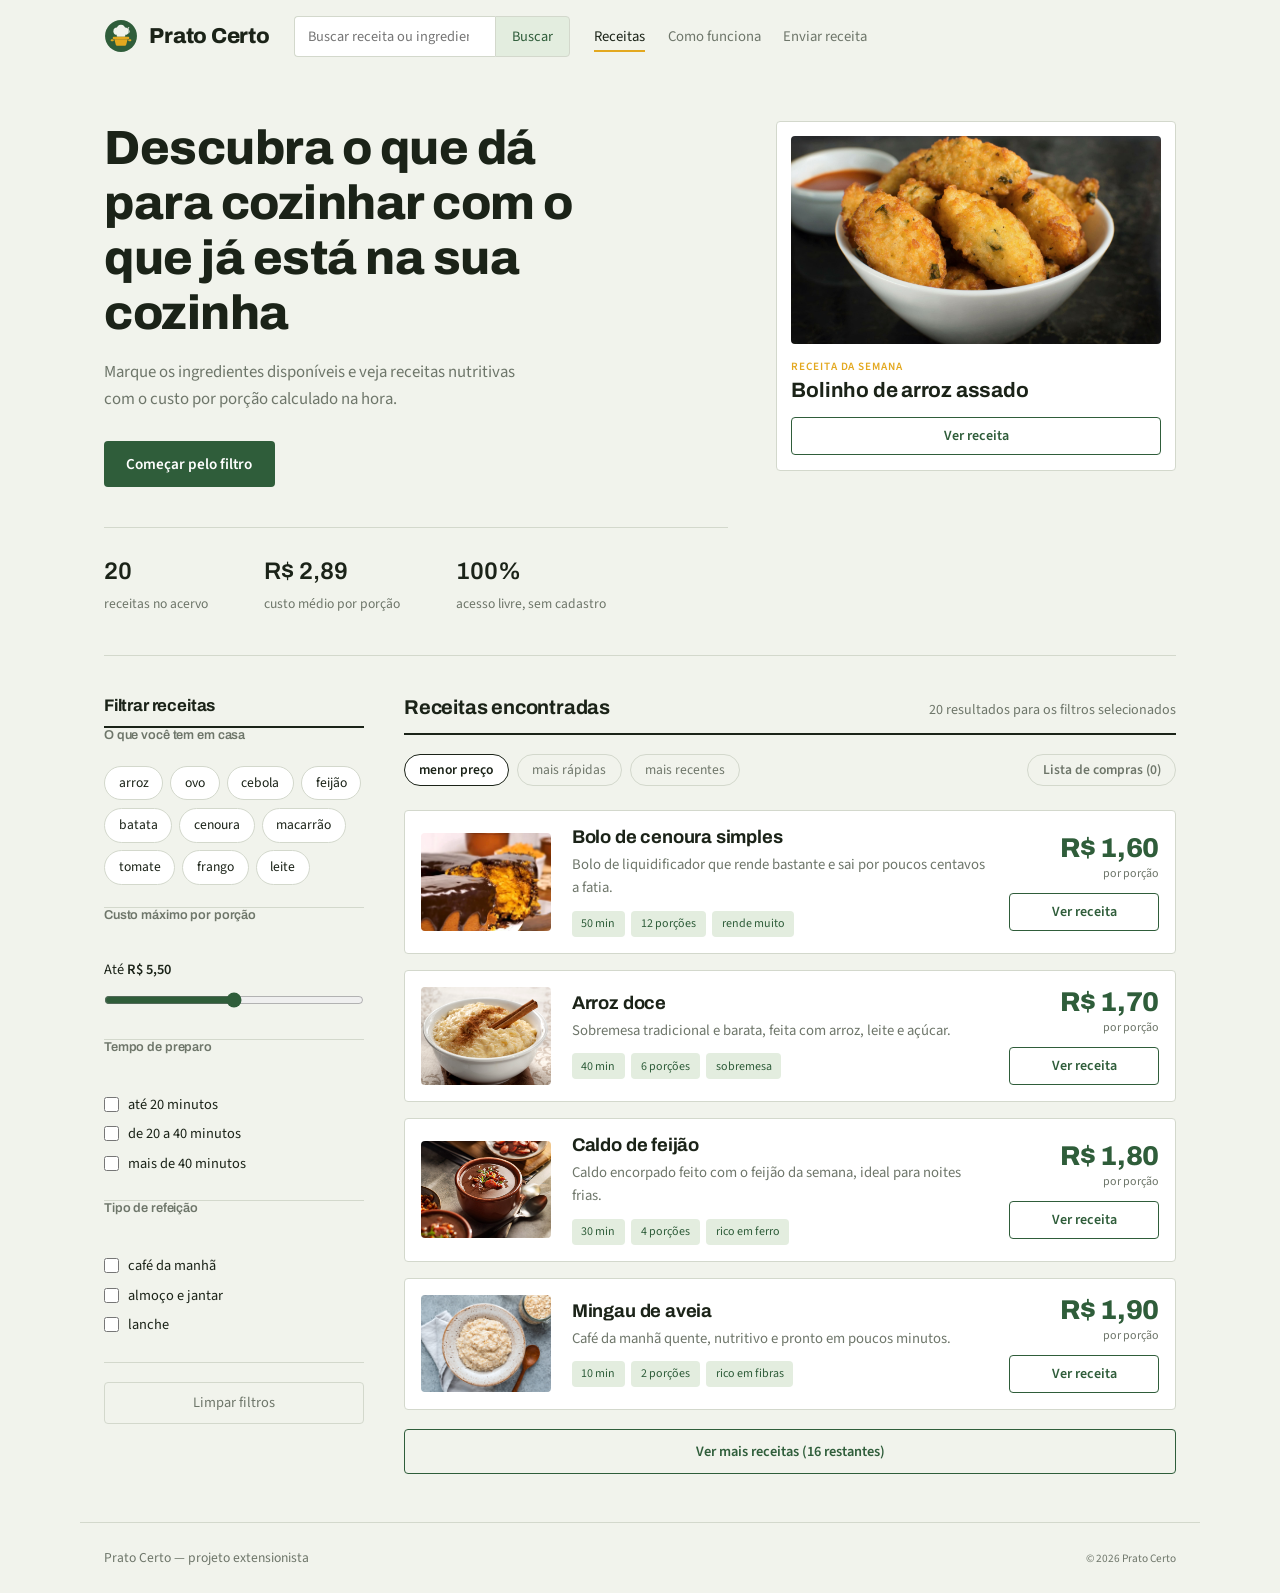
<file: index.html>
<!DOCTYPE html>
<html lang="pt-BR">

<head>
    <meta charset="UTF-8">
    <meta name="viewport" content="width=device-width, initial-scale=1.0">
    <meta name="description" content="Receitas nutritivas e de baixo custo a partir dos ingredientes que você já tem em casa.">
    <meta name="author" content="Prato Certo">
    <title>Prato Certo — receitas baratas com o que você tem em casa</title>
    <link rel="stylesheet" href="css/style.css">
</head>

<body>

    <!-- ==================== CABEÇALHO ==================== -->
    <header id="topo">
        <a href="index.html" id="marca">
            <img src="imagens/logo.svg" alt="Logotipo do Prato Certo">
            <h1>Prato Certo</h1>
        </a>

        <search>
            <form id="busca-topo" role="search">
                <label for="campo-busca">Buscar</label>
                <input type="search" id="campo-busca" name="busca" placeholder="Buscar receita ou ingrediente">
                <button type="submit">Buscar</button>
            </form>
        </search>

        <nav id="menu-principal" aria-label="Menu principal">
            <ul>
                <li><a href="index.html" aria-current="page">Receitas</a></li>
                <li><a href="sobre.html#como-funciona">Como funciona</a></li>
                <li><a href="enviar.html">Enviar receita</a></li>
            </ul>
        </nav>
    </header>

    <main>

        <!-- ---------- Apresentação ---------- -->
        <section id="apresentacao">
            <h2>Descubra o que dá para cozinhar com o que já está na sua cozinha</h2>
            <p>
                Marque os ingredientes disponíveis e veja receitas nutritivas com o custo
                por porção calculado na hora.
            </p>
            <a href="#filtros" class="botao">Começar pelo filtro</a>

            <dl id="numeros">
                <dt>receitas no acervo</dt>
                <dd>20</dd>

                <dt>custo médio por porção</dt>
                <dd>R$ 2,89</dd>

                <dt>acesso livre, sem cadastro</dt>
                <dd>100%</dd>
            </dl>

            <article id="destaque">
                <figure>
                    <img src="imagens/bolinho-de-arroz.jpg" alt="Bolinhos de arroz assados em uma assadeira">
                </figure>
                <p class="etiqueta">Receita da semana</p>
                <h3>Bolinho de arroz assado</h3>
                <button type="button" class="abrir-receita" data-receita="2"
                        command="show-modal" commandfor="painel-receita">Ver receita</button>
            </article>
        </section>

        <!-- ---------- Busca de receitas ---------- -->
        <section id="area-receitas">

            <!-- Filtros -->
            <aside id="filtros" aria-label="Filtros de busca">
                <h2>Filtrar receitas</h2>

                <form id="form-filtros">

                    <fieldset id="grupo-ingredientes">
                        <legend>O que você tem em casa</legend>
                        <p>
                            <input type="checkbox" id="ing-arroz" name="ingrediente" value="arroz">
                            <label for="ing-arroz">arroz</label>
                        </p>
                        <p>
                            <input type="checkbox" id="ing-ovo" name="ingrediente" value="ovo">
                            <label for="ing-ovo">ovo</label>
                        </p>
                        <p>
                            <input type="checkbox" id="ing-cebola" name="ingrediente" value="cebola">
                            <label for="ing-cebola">cebola</label>
                        </p>
                        <p>
                            <input type="checkbox" id="ing-feijao" name="ingrediente" value="feijao">
                            <label for="ing-feijao">feijão</label>
                        </p>
                        <p>
                            <input type="checkbox" id="ing-batata" name="ingrediente" value="batata">
                            <label for="ing-batata">batata</label>
                        </p>
                        <p>
                            <input type="checkbox" id="ing-cenoura" name="ingrediente" value="cenoura">
                            <label for="ing-cenoura">cenoura</label>
                        </p>
                        <p>
                            <input type="checkbox" id="ing-macarrao" name="ingrediente" value="macarrao">
                            <label for="ing-macarrao">macarrão</label>
                        </p>
                        <p>
                            <input type="checkbox" id="ing-tomate" name="ingrediente" value="tomate">
                            <label for="ing-tomate">tomate</label>
                        </p>
                        <p>
                            <input type="checkbox" id="ing-frango" name="ingrediente" value="frango">
                            <label for="ing-frango">frango</label>
                        </p>
                        <p>
                            <input type="checkbox" id="ing-leite" name="ingrediente" value="leite">
                            <label for="ing-leite">leite</label>
                        </p>
                    </fieldset>

                    <fieldset id="grupo-custo">
                        <legend>Custo máximo por porção</legend>
                        <label for="custo-maximo">
                            Até <output id="valor-custo" for="custo-maximo">R$ 5,50</output>
                        </label>
                        <input type="range" id="custo-maximo" name="custo" min="1" max="10" step="0.5" value="5.5">
                    </fieldset>

                    <fieldset id="grupo-tempo">
                        <legend>Tempo de preparo</legend>
                        <p>
                            <input type="checkbox" id="tempo-curto" name="tempo" value="20">
                            <label for="tempo-curto">até 20 minutos</label>
                        </p>
                        <p>
                            <input type="checkbox" id="tempo-medio" name="tempo" value="40">
                            <label for="tempo-medio">de 20 a 40 minutos</label>
                        </p>
                        <p>
                            <input type="checkbox" id="tempo-longo" name="tempo" value="41">
                            <label for="tempo-longo">mais de 40 minutos</label>
                        </p>
                    </fieldset>

                    <fieldset id="grupo-refeicao">
                        <legend>Tipo de refeição</legend>
                        <p>
                            <input type="checkbox" id="ref-cafe" name="refeicao" value="cafe">
                            <label for="ref-cafe">café da manhã</label>
                        </p>
                        <p>
                            <input type="checkbox" id="ref-almoco" name="refeicao" value="almoco">
                            <label for="ref-almoco">almoço e jantar</label>
                        </p>
                        <p>
                            <input type="checkbox" id="ref-lanche" name="refeicao" value="lanche">
                            <label for="ref-lanche">lanche</label>
                        </p>
                    </fieldset>

                    <button type="reset" id="limpar-filtros">Limpar filtros</button>

                </form>
            </aside>

            <!-- Resultados -->
            <section id="receitas" aria-label="Resultados da busca">

                <header id="cabecalho-resultados">
                    <h2>Receitas encontradas</h2>
                    <p><output id="contador-resultados">0</output> resultados para os filtros selecionados</p>
                </header>

                <menu id="ordenacao">
                    <li><button type="button" data-ordem="preco" aria-pressed="true">menor preço</button></li>
                    <li><button type="button" data-ordem="tempo" aria-pressed="false">mais rápidas</button></li>
                    <li><button type="button" data-ordem="recentes" aria-pressed="false">mais recentes</button></li>
                    <li id="item-compras">
                        <button type="button" id="abrir-compras">
                            Lista de compras (<span id="contador-compras">0</span>)
                        </button>
                    </li>
                </menu>

                <!-- Os cards são gerados pelo js/script.js a partir de dados/receitas.json -->
                <ul id="lista-receitas"></ul>

                <!-- Aparece só enquanto houver receitas escondidas -->
                <button type="button" id="ver-mais">Ver mais receitas</button>

            </section>

        </section>

        <!-- ==================== POP-UP DA RECEITA ==================== -->
        <!-- Fica oculto até o usuário clicar em "Ver receita" -->
        <dialog id="painel-receita" aria-labelledby="titulo-receita">
            <article>

                <header id="cabecalho-receita">
                    <h2 id="titulo-receita">Arroz de forno com ovo</h2>
                    <button type="button" id="fechar-receita" aria-label="Fechar receita"
                            command="close" commandfor="painel-receita">&times;</button>
                </header>

                <section id="preparo">
                    <figure>
                        <img src="imagens/arroz-de-forno.jpg" alt="Travessa de arroz de forno com ovo">
                        <figcaption>Rendimento base de quatro porções.</figcaption>
                    </figure>

                    <h3>Modo de preparo</h3>
                    <ol>
                        <li>Aqueça o forno e unte um refratário.</li>
                        <li>Refogue a cebola picada até dourar.</li>
                        <li>Misture o arroz cozido e os ovos batidos.</li>
                        <li>Leve ao forno por <time datetime="PT20M">20 minutos</time>.</li>
                    </ol>
                </section>

                <aside id="lateral-receita" aria-label="Porções e ingredientes">

                    <section id="calculadora">
                        <h3>Quantas porções?</h3>

                        <p id="contador-porcoes">
                            <button type="button" id="diminuir" aria-label="Diminuir porções">&minus;</button>
                            <output id="porcoes" for="diminuir aumentar">4</output>
                            <button type="button" id="aumentar" aria-label="Aumentar porções">+</button>
                        </p>

                        <dl id="custos">
                            <dt>custo estimado</dt>
                            <dd><output id="custo-total">R$ 10,00</output></dd>

                            <dt>por porção</dt>
                            <dd><output id="custo-porcao">R$ 2,50</output></dd>
                        </dl>
                    </section>

                    <section id="ingredientes">
                        <h3>Ingredientes</h3>
                        <!-- Os ingredientes são gerados pelo js/script.js -->
                        <ul id="lista-ingredientes"></ul>

                        <button type="button" id="adicionar-compras">Adicionar à lista de compras</button>
                        <p id="retorno-compras" role="status" aria-live="polite"></p>
                    </section>

                </aside>

            </article>
        </dialog>

        <!-- ==================== LISTA DE COMPRAS ==================== -->
        <!-- Reúne os ingredientes das receitas adicionadas pelo usuário -->
        <dialog id="painel-compras" aria-labelledby="titulo-compras">
            <article>

                <header id="cabecalho-compras">
                    <h2 id="titulo-compras">Lista de compras</h2>
                    <button type="button" id="fechar-compras" aria-label="Fechar lista de compras">&times;</button>
                </header>

                <p id="resumo-compras"></p>

                <ul id="lista-compras"></ul>

                <dl id="custos-compras">
                    <dt>custo estimado total</dt>
                    <dd><output id="custo-compras">R$ 0,00</output></dd>
                </dl>

                <menu id="acoes-compras">
                    <li><button type="button" id="copiar-compras">Copiar lista</button></li>
                    <li><button type="button" id="limpar-compras">Limpar lista</button></li>
                </menu>

                <p id="aviso-compras" role="status" aria-live="polite"></p>

            </article>
        </dialog>

    </main>

    <!-- ==================== RODAPÉ ==================== -->
    <footer id="rodape">
        <p>Prato Certo — projeto extensionista</p>
        <p><small>&copy; 2026 Prato Certo</small></p>
    </footer>

    <script type="module" src="js/script.js"></script>

</body>

</html>
</file>
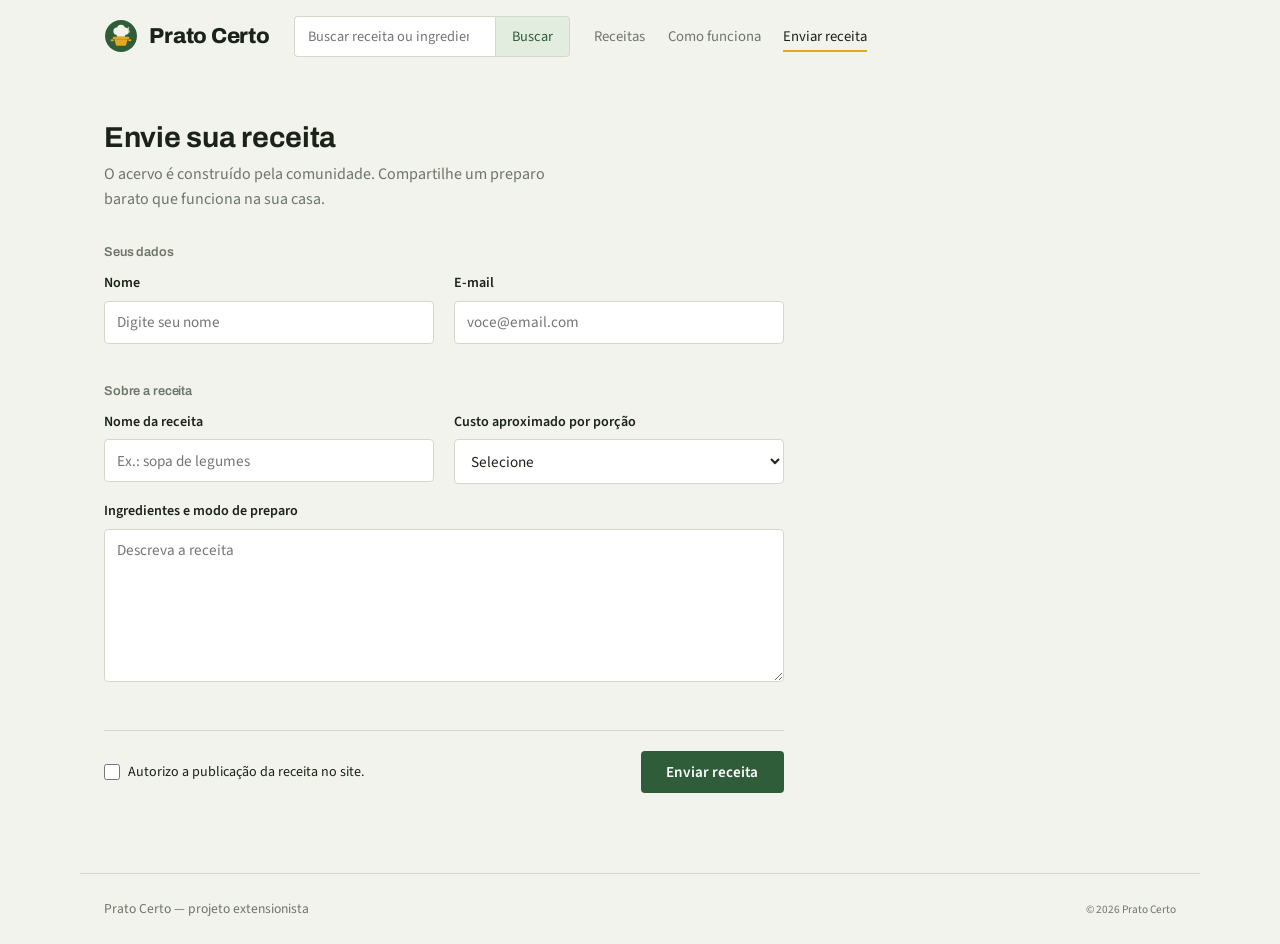
<file: enviar.html>
<!DOCTYPE html>
<html lang="pt-BR">

<head>
    <meta charset="UTF-8">
    <meta name="viewport" content="width=device-width, initial-scale=1.0">
    <meta name="description" content="Envie uma receita barata para o acervo colaborativo do Prato Certo.">
    <meta name="author" content="Prato Certo">
    <title>Envie sua receita — Prato Certo</title>
    <link rel="stylesheet" href="css/style.css">
</head>

<body>

    <!-- ==================== CABEÇALHO ==================== -->
    <header id="topo">
        <a href="index.html" id="marca">
            <img src="imagens/logo.svg" alt="Logotipo do Prato Certo">
            <h1>Prato Certo</h1>
        </a>

        <search>
            <form id="busca-topo" role="search">
                <label for="campo-busca">Buscar</label>
                <input type="search" id="campo-busca" name="busca" placeholder="Buscar receita ou ingrediente">
                <button type="submit">Buscar</button>
            </form>
        </search>

        <nav id="menu-principal" aria-label="Menu principal">
            <ul>
                <li><a href="index.html">Receitas</a></li>
                <li><a href="sobre.html#como-funciona">Como funciona</a></li>
                <li><a href="enviar.html" aria-current="page">Enviar receita</a></li>
            </ul>
        </nav>
    </header>

    <main>

        <!-- ---------- Envio de receita ---------- -->
        <section id="enviar">

            <header id="cabecalho-envio">
                <h2>Envie sua receita</h2>
                <p>
                    O acervo é construído pela comunidade. Compartilhe um preparo barato
                    que funciona na sua casa.
                </p>
            </header>

            <form id="form-receita">

                <fieldset id="dados-autor">
                    <legend>Seus dados</legend>

                    <p>
                        <label for="nome">Nome</label>
                        <input type="text" id="nome" name="nome" placeholder="Digite seu nome" required>
                    </p>

                    <p>
                        <label for="email">E-mail</label>
                        <input type="email" id="email" name="email" placeholder="voce@email.com" required>
                    </p>
                </fieldset>

                <fieldset id="dados-receita">
                    <legend>Sobre a receita</legend>

                    <p>
                        <label for="titulo">Nome da receita</label>
                        <input type="text" id="titulo" name="titulo" placeholder="Ex.: sopa de legumes" required>
                    </p>

                    <p>
                        <label for="custo">Custo aproximado por porção</label>
                        <select id="custo" name="custo" required>
                            <option value="">Selecione</option>
                            <option value="ate3">Até R$ 3,00</option>
                            <option value="3a6">De R$ 3,00 a R$ 6,00</option>
                            <option value="acima6">Acima de R$ 6,00</option>
                        </select>
                    </p>

                    <p id="campo-descricao">
                        <label for="descricao">Ingredientes e modo de preparo</label>
                        <textarea id="descricao" name="descricao" rows="6" placeholder="Descreva a receita" required></textarea>
                    </p>
                </fieldset>

                <footer id="rodape-formulario">
                    <p>
                        <input type="checkbox" id="autorizo" name="autorizo" required>
                        <label for="autorizo">Autorizo a publicação da receita no site.</label>
                    </p>

                    <button type="submit">Enviar receita</button>
                </footer>

                <p id="retorno-formulario" role="status" aria-live="polite"></p>

            </form>

        </section>

    </main>

    <!-- ==================== RODAPÉ ==================== -->
    <footer id="rodape">
        <p>Prato Certo — projeto extensionista</p>
        <p><small>&copy; 2026 Prato Certo</small></p>
    </footer>

    <script type="module" src="js/script.js"></script>

</body>

</html>
</file>
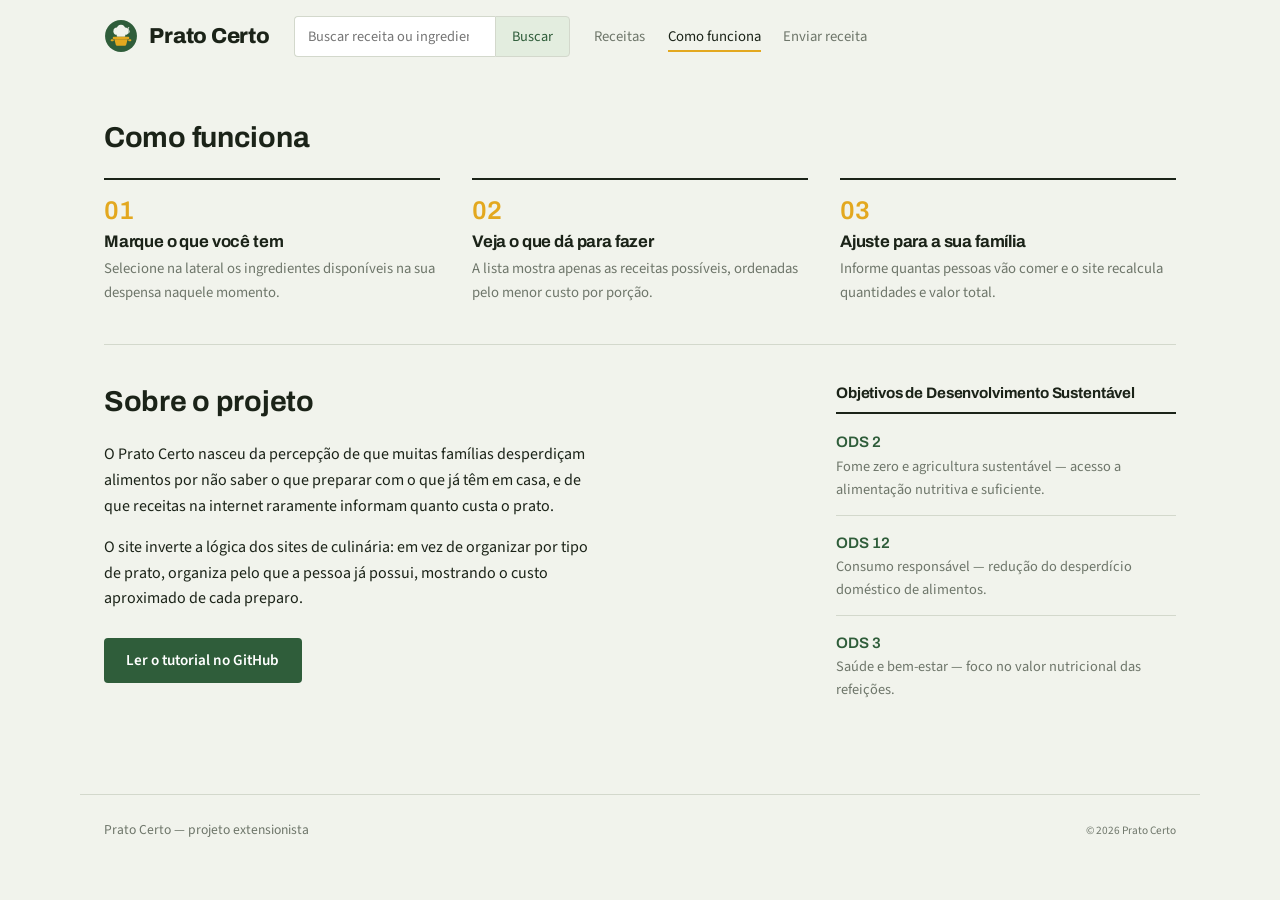
<file: sobre.html>
<!DOCTYPE html>
<html lang="pt-BR">

<head>
    <meta charset="UTF-8">
    <meta name="viewport" content="width=device-width, initial-scale=1.0">
    <meta name="description" content="Como funciona o Prato Certo e qual a proposta extensionista do projeto.">
    <meta name="author" content="Prato Certo">
    <title>O projeto — Prato Certo</title>
    <link rel="stylesheet" href="css/style.css">
</head>

<body>

    <!-- ==================== CABEÇALHO ==================== -->
    <header id="topo">
        <a href="index.html" id="marca">
            <img src="imagens/logo.svg" alt="Logotipo do Prato Certo">
            <h1>Prato Certo</h1>
        </a>

        <search>
            <form id="busca-topo" role="search">
                <label for="campo-busca">Buscar</label>
                <input type="search" id="campo-busca" name="busca" placeholder="Buscar receita ou ingrediente">
                <button type="submit">Buscar</button>
            </form>
        </search>

        <nav id="menu-principal" aria-label="Menu principal">
            <ul>
                <li><a href="index.html">Receitas</a></li>
                <li><a href="sobre.html#como-funciona" aria-current="page">Como funciona</a></li>
                <li><a href="enviar.html">Enviar receita</a></li>
            </ul>
        </nav>
    </header>

    <main>

        <!-- ---------- Como funciona ---------- -->
        <section id="como-funciona">
            <h2>Como funciona</h2>

            <ol>
                <li>
                    <article>
                        <p class="numero">01</p>
                        <h3>Marque o que você tem</h3>
                        <p>
                            Selecione na lateral os ingredientes disponíveis na sua despensa
                            naquele momento.
                        </p>
                    </article>
                </li>
                <li>
                    <article>
                        <p class="numero">02</p>
                        <h3>Veja o que dá para fazer</h3>
                        <p>
                            A lista mostra apenas as receitas possíveis, ordenadas pelo menor
                            custo por porção.
                        </p>
                    </article>
                </li>
                <li>
                    <article>
                        <p class="numero">03</p>
                        <h3>Ajuste para a sua família</h3>
                        <p>
                            Informe quantas pessoas vão comer e o site recalcula quantidades
                            e valor total.
                        </p>
                    </article>
                </li>
            </ol>
        </section>

        <!-- ---------- Sobre o projeto ---------- -->
        <section id="projeto">

            <section id="texto-projeto">
                <h2>Sobre o projeto</h2>
                <p>
                    O Prato Certo nasceu da percepção de que muitas famílias desperdiçam
                    alimentos por não saber o que preparar com o que já têm em casa, e de que
                    receitas na internet raramente informam quanto custa o prato.
                </p>
                <p>
                    O site inverte a lógica dos sites de culinária: em vez de organizar por
                    tipo de prato, organiza pelo que a pessoa já possui, mostrando o custo
                    aproximado de cada preparo.
                </p>
                <a href="https://github.com/ReGarrido03/PratoCerto" class="botao">Ler o tutorial no GitHub</a>
            </section>

            <aside id="ods" aria-label="Objetivos de Desenvolvimento Sustentável">
                <h3>Objetivos de Desenvolvimento Sustentável</h3>
                <dl>
                    <dt>ODS 2</dt>
                    <dd>
                        Fome zero e agricultura sustentável — acesso a alimentação
                        nutritiva e suficiente.
                    </dd>

                    <dt>ODS 12</dt>
                    <dd>
                        Consumo responsável — redução do desperdício doméstico de
                        alimentos.
                    </dd>

                    <dt>ODS 3</dt>
                    <dd>
                        Saúde e bem-estar — foco no valor nutricional das refeições.
                    </dd>
                </dl>
            </aside>

        </section>

    </main>

    <!-- ==================== RODAPÉ ==================== -->
    <footer id="rodape">
        <p>Prato Certo — projeto extensionista</p>
        <p><small>&copy; 2026 Prato Certo</small></p>
    </footer>

    <script type="module" src="js/script.js"></script>

</body>

</html>
</file>
<file: css/style.css>
@import url('https://fonts.googleapis.com/css2?family=Archivo:wght@500;600;800&family=Source+Sans+3:wght@400;600&display=swap');

/* PRATO CERTO — folha de estilo das três páginas */

:root {
  --papel: #F1F3EC; --branco: #FFF; --tinta: #1B2318;
  --verde: #2F5D3A; --verde-claro: #E3EDDF; --milho: #E3A81F;
  --pedra: #6E766A; --linha: #D3D8CC;
  --titulo: 'Archivo', 'Arial Narrow', sans-serif;
  --texto: 'Source Sans 3', Arial, sans-serif;
  --largura: 1120px; --raio: 4px;
}

* { margin: 0; padding: 0; box-sizing: border-box; }
html { overflow-x: hidden; }

body {
  font-family: var(--texto); font-size: 16px; line-height: 1.6;
  color: var(--tinta); background-color: var(--papel);
}

h1, h2, h3, legend, .valor strong, .numero {
  font-family: var(--titulo); letter-spacing: -.01em; line-height: 1.15;
}

img { display: block; max-width: 100%; }
a { color: var(--verde); }

a:focus-visible, button:focus-visible, input:focus-visible,
select:focus-visible, textarea:focus-visible,
#grupo-ingredientes input:focus-visible + label {
  outline: 3px solid var(--milho); outline-offset: 2px;
}

/* ---------- Cabeçalho ---------- */

#topo {
  display: flex; align-items: center; gap: 1.5rem;
  max-width: var(--largura); margin: 0 auto; padding: 1rem 1.5rem;
}

#marca {
  display: flex; align-items: center; gap: .7rem;
  text-decoration: none; color: var(--tinta);
}

#marca img { width: 34px; height: 34px; }
#marca h1 { font-size: 1.35rem; font-weight: 800; }

#busca-topo { display: flex; flex: 1; max-width: 420px; }

/* Rótulo apenas para leitores de tela */
#busca-topo label {
  position: absolute; width: 1px; height: 1px;
  overflow: hidden; clip-path: inset(50%);
}

#campo-busca {
  flex: 1; font-family: inherit; font-size: .9rem; padding: .55rem .8rem;
  border: 1px solid var(--linha); border-right: none;
  border-radius: var(--raio) 0 0 var(--raio); background-color: var(--branco);
}

#busca-topo button {
  font-family: inherit; font-size: .9rem; padding: 0 1rem;
  border: 1px solid var(--linha); border-radius: 0 var(--raio) var(--raio) 0;
  background-color: var(--verde-claro); color: var(--verde); cursor: pointer;
}

#menu-principal ul { display: flex; gap: 1.4rem; list-style: none; }

#menu-principal a {
  font-size: .92rem; text-decoration: none;
  color: var(--pedra); padding-bottom: 3px;
}

#menu-principal a:hover { color: var(--verde); }

#menu-principal a[aria-current="page"] {
  color: var(--tinta); border-bottom: 2px solid var(--milho);
}

/* ---------- Estrutura geral ---------- */

main { max-width: var(--largura); margin: 0 auto; padding: 0 1.5rem 3rem; }

.botao {
  display: inline-block; font-family: var(--texto);
  font-size: .95rem; font-weight: 600; text-decoration: none;
  padding: .65rem 1.4rem; border: none; border-radius: var(--raio);
  background-color: var(--verde); color: var(--branco); cursor: pointer;
}

.botao:hover, #rodape-formulario button:hover { background-color: var(--tinta); }

/* ---------- Apresentação ---------- */

#apresentacao { padding: 3rem 0 2.5rem; border-bottom: 1px solid var(--linha); }

#apresentacao h2 {
  font-size: clamp(2rem, 4vw, 3rem); font-weight: 800; max-width: 16ch;
}

#apresentacao > p {
  max-width: 52ch; margin: 1.1rem 0 1.8rem;
  color: var(--pedra); font-size: 1.05rem;
}

/* Valor na primeira linha da grade, rótulo na segunda */
#numeros {
  display: grid; grid-template-columns: repeat(3, max-content);
  gap: .2rem 3.5rem; margin-top: 2.5rem;
  padding-top: 1.5rem; border-top: 1px solid var(--linha);
}

#numeros dd:nth-of-type(1) { grid-area: 1/1; }
#numeros dt:nth-of-type(1) { grid-area: 2/1; }
#numeros dd:nth-of-type(2) { grid-area: 1/2; }
#numeros dt:nth-of-type(2) { grid-area: 2/2; }
#numeros dd:nth-of-type(3) { grid-area: 1/3; }
#numeros dt:nth-of-type(3) { grid-area: 2/3; }

#numeros dd {
  font-family: var(--titulo); font-size: 1.5rem;
  font-weight: 600; font-variant-numeric: tabular-nums;
}

#numeros dt { font-size: .85rem; color: var(--pedra); }

/* Receita da semana, ao lado do título */
#apresentacao {
  display: grid; grid-template-columns: 1fr 400px;
  column-gap: 3rem; align-items: start;
}

#apresentacao h2, #apresentacao > p, #apresentacao > .botao, #numeros { grid-column: 1; }
#apresentacao > .botao { justify-self: start; }

#destaque {
  grid-column: 2; grid-row: 1 / 4;
  padding: .9rem; border: 1px solid var(--linha);
  border-radius: var(--raio); background-color: var(--branco);
}

#destaque figure {
  aspect-ratio: 16/9; overflow: hidden; margin-bottom: .9rem;
  border-radius: var(--raio); background-color: var(--verde-claro);
}

#destaque figure img {
  width: 100%; height: 100%;
  object-fit: cover; object-position: center;
}

.etiqueta {
  font-size: .7rem; font-weight: 600; letter-spacing: .08em;
  text-transform: uppercase; color: var(--milho); margin-bottom: .2rem;
}

#destaque h3 { font-family: var(--titulo); font-size: 1.3rem; margin-bottom: .9rem; }

/* ---------- Filtros ---------- */

#area-receitas {
  display: grid; grid-template-columns: 260px 1fr;
  gap: 2.5rem; padding-top: 2.5rem;
}

#filtros h2 {
  font-size: 1.05rem; padding-bottom: .7rem; border-bottom: 2px solid var(--tinta);
}

#filtros fieldset {
  border: none; padding: 1.4rem 0; border-bottom: 1px solid var(--linha);
}

#filtros legend, #form-receita legend {
  font-size: .8rem; font-weight: 600; color: var(--pedra); margin-bottom: .8rem;
}

/* A caixa de seleção fica escondida e o rótulo vira a etiqueta clicável */
#grupo-ingredientes { display: flex; flex-wrap: wrap; gap: .45rem; }
#grupo-ingredientes legend { margin-bottom: 0; }
#grupo-ingredientes p { margin: 0; }
#grupo-ingredientes input { position: absolute; opacity: 0; pointer-events: none; }

#grupo-ingredientes label {
  display: inline-block; font-size: .85rem; padding: .35rem .85rem;
  border: 1px solid var(--linha); border-radius: 999px;
  background-color: var(--branco); cursor: pointer;
}

#grupo-ingredientes label:hover { border-color: var(--verde); }

#grupo-ingredientes input:checked + label {
  background-color: var(--verde); border-color: var(--verde); color: var(--branco);
}

#grupo-custo label { display: block; font-size: .9rem; margin-bottom: .6rem; }
#valor-custo { font-weight: 600; font-variant-numeric: tabular-nums; }
#custo-maximo { width: 100%; accent-color: var(--verde); }

#grupo-tempo p, #grupo-refeicao p {
  display: flex; align-items: center; gap: .55rem;
  font-size: .9rem; padding: .2rem 0;
}

#grupo-tempo input, #grupo-refeicao input {
  accent-color: var(--verde); width: 15px; height: 15px;
}

#limpar-filtros {
  width: 100%; font-family: inherit; font-size: .9rem;
  margin-top: 1.2rem; padding: .6rem;
  border: 1px solid var(--linha); border-radius: var(--raio);
  background-color: transparent; color: var(--pedra); cursor: pointer;
}

#limpar-filtros:hover { border-color: var(--tinta); color: var(--tinta); }

/* ---------- Resultados ---------- */

#cabecalho-resultados {
  display: flex; align-items: baseline; justify-content: space-between; gap: 1rem;
  padding-bottom: .7rem; border-bottom: 2px solid var(--tinta);
}

#cabecalho-resultados h2 { font-size: 1.25rem; }
#cabecalho-resultados p { font-size: .88rem; color: var(--pedra); }

#ordenacao { display: flex; gap: .5rem; list-style: none; margin: 1.2rem 0 1.5rem; }

#ordenacao button {
  font-family: inherit; font-size: .85rem; padding: .35rem .9rem;
  border: 1px solid var(--linha); border-radius: 999px;
  background-color: transparent; color: var(--pedra); cursor: pointer;
}

#ordenacao button[aria-pressed="true"] {
  background-color: var(--branco); border-color: var(--tinta);
  color: var(--tinta); font-weight: 600;
}

#lista-receitas, #lista-ingredientes, .selos { list-style: none; }
#lista-receitas > li + li { margin-top: 1rem; }

.receita {
  display: grid; grid-template-columns: 130px 1fr 150px;
  gap: 1.3rem; align-items: center; padding: 1rem;
  border: 1px solid var(--linha); border-radius: var(--raio);
  background-color: var(--branco);
}

.receita figure {
  aspect-ratio: 4/3; overflow: hidden;
  border-radius: var(--raio); background-color: var(--verde-claro);
}

.receita figure img { width: 100%; height: 100%; object-fit: cover; }

.descricao h3 { font-size: 1.15rem; margin-bottom: .3rem; }
.descricao > p { font-size: .92rem; color: var(--pedra); max-width: 60ch; }

.selos { display: flex; flex-wrap: wrap; gap: .4rem; margin-top: .7rem; }

.selos li {
  font-size: .75rem; padding: .2rem .6rem; border-radius: var(--raio);
  background-color: var(--verde-claro); color: var(--verde);
}

/* O preço é o destaque visual da listagem */
.valor { text-align: right; }
.valor p { line-height: 1.1; margin-bottom: .7rem; }

.valor strong {
  display: block; font-size: 1.7rem; font-weight: 800;
  font-variant-numeric: tabular-nums; color: var(--verde);
}

.valor small { font-size: .75rem; color: var(--pedra); }

.abrir-receita {
  font-family: inherit; font-size: .88rem; font-weight: 600;
  width: 100%; padding: .5rem .8rem;
  border: 1px solid var(--verde); border-radius: var(--raio);
  background-color: transparent; color: var(--verde); cursor: pointer;
}

.abrir-receita:hover, #contador-porcoes button:hover {
  background-color: var(--verde); color: var(--branco);
}

/* ---------- Pop-up da receita ---------- */

#painel-receita {
  width: min(880px, 92vw); max-height: 88vh; overflow-y: auto;
  margin: auto; padding: 0; border: none; border-radius: 6px;
  background-color: var(--branco); color: var(--tinta);
}

#painel-receita::backdrop { background-color: rgba(27, 35, 24, .55); }

#painel-receita article {
  display: grid; grid-template-columns: 1fr 260px;
  gap: 1.8rem; padding: 1.6rem 1.8rem 2rem;
}

#cabecalho-receita {
  grid-column: 1/-1; display: flex; align-items: center;
  justify-content: space-between; gap: 1rem;
  padding-bottom: .9rem; border-bottom: 2px solid var(--tinta);
}

#cabecalho-receita h2 { font-size: 1.5rem; }

#fechar-receita {
  font-size: 1.3rem; line-height: 1; width: 32px; height: 32px;
  border: 1px solid var(--linha); border-radius: var(--raio);
  background-color: transparent; color: var(--pedra); cursor: pointer;
}

#fechar-receita:hover { border-color: var(--tinta); color: var(--tinta); }

#preparo figure { margin-bottom: 1.2rem; }

#preparo figure img {
  width: 100%; aspect-ratio: 16/9; object-fit: cover;
  border-radius: var(--raio); background-color: var(--verde-claro);
}

#preparo figcaption { font-size: .8rem; color: var(--pedra); margin-top: .4rem; }

#preparo h3, #lateral-receita h3, #ods h3 { font-size: .95rem; margin-bottom: .6rem; }
#preparo ol { padding-left: 1.1rem; }

#preparo li, #lista-ingredientes li {
  font-size: .92rem; padding: .4rem 0; border-bottom: 1px solid var(--linha);
}

#calculadora {
  padding: 1.1rem; border-radius: var(--raio); background-color: var(--verde-claro);
}

#contador-porcoes { display: flex; align-items: center; gap: .8rem; margin-bottom: 1rem; }

#contador-porcoes button {
  font-size: 1.1rem; line-height: 1; width: 32px; height: 32px;
  border: 1px solid var(--verde); border-radius: var(--raio);
  background-color: var(--branco); color: var(--verde); cursor: pointer;
}

#porcoes {
  font-family: var(--titulo); font-size: 1.4rem; font-weight: 600;
  font-variant-numeric: tabular-nums; min-width: 2ch; text-align: center;
}

#custos {
  display: grid; grid-template-columns: 1fr auto; gap: .35rem 1rem;
  font-size: .9rem; padding-top: .8rem; border-top: 1px solid var(--linha);
}

#custos dt { color: var(--pedra); }
#custos dd { font-weight: 600; font-variant-numeric: tabular-nums; text-align: right; }

#ingredientes { margin-top: 1.4rem; }
#lista-ingredientes li { display: flex; justify-content: space-between; gap: 1rem; }
#lista-ingredientes data { font-variant-numeric: tabular-nums; color: var(--pedra); }

#ver-mais {
  font-family: inherit; font-size: .9rem; font-weight: 600;
  display: block; width: 100%; margin-top: 1.2rem; padding: .7rem 1rem;
  border: 1px solid var(--verde); border-radius: var(--raio);
  background-color: transparent; color: var(--verde); cursor: pointer;
}

#ver-mais:hover { background-color: var(--verde); color: var(--branco); }

/* ---------- Lista de compras ---------- */

#item-compras { margin-left: auto; }

#abrir-compras, #acoes-compras button {
  font-family: inherit; font-size: .85rem; font-weight: 600; padding: .4rem .9rem;
  border: 1px solid var(--verde); border-radius: 999px;
  background-color: transparent; color: var(--verde); cursor: pointer;
}

#adicionar-compras {
  font-family: inherit; font-size: .88rem; font-weight: 600;
  width: 100%; margin-top: 1rem; padding: .5rem .8rem;
  border: 1px solid var(--verde); border-radius: var(--raio);
  background-color: transparent; color: var(--verde); cursor: pointer;
}

#abrir-compras:hover, #adicionar-compras:hover, #acoes-compras button:hover {
  background-color: var(--verde); color: var(--branco);
}

#painel-compras {
  width: min(460px, 92vw); max-height: 88vh; overflow-y: auto;
  margin: auto; padding: 0; border: none; border-radius: 6px;
  background-color: var(--branco); color: var(--tinta);
}

#painel-compras::backdrop { background-color: rgba(27, 35, 24, .55); }
#painel-compras article { padding: 1.4rem 1.6rem 1.8rem; }

#cabecalho-compras {
  display: flex; align-items: center; justify-content: space-between; gap: 1rem;
  padding-bottom: .8rem; border-bottom: 2px solid var(--tinta);
}

#cabecalho-compras h2 { font-size: 1.3rem; }

#fechar-compras {
  font-size: 1.3rem; line-height: 1; width: 32px; height: 32px;
  border: 1px solid var(--linha); border-radius: var(--raio);
  background-color: transparent; color: var(--pedra); cursor: pointer;
}

#fechar-compras:hover { border-color: var(--tinta); color: var(--tinta); }

#resumo-compras { font-size: .85rem; color: var(--pedra); margin-top: .8rem; }
#lista-compras { list-style: none; margin-top: .5rem; }

#lista-compras li {
  display: flex; justify-content: space-between; gap: 1rem;
  font-size: .92rem; padding: .4rem 0; border-bottom: 1px solid var(--linha);
}

#lista-compras data { font-variant-numeric: tabular-nums; color: var(--pedra); }

#custos-compras {
  display: grid; grid-template-columns: 1fr auto; gap: 1rem;
  font-size: .9rem; margin-top: 1rem; padding: .7rem 1rem;
  border-radius: var(--raio); background-color: var(--verde-claro);
}

#custos-compras dd { font-weight: 600; font-variant-numeric: tabular-nums; }

#acoes-compras { display: flex; gap: .5rem; list-style: none; margin-top: 1.1rem; }

#retorno-compras, #aviso-compras {
  font-size: .82rem; font-weight: 600; color: var(--verde);
  margin-top: .6rem; min-height: 1.2em;
}

/* ---------- Página sobre o projeto ---------- */

#como-funciona { padding: 3rem 0 2.5rem; }

#como-funciona h2, #texto-projeto h2, #cabecalho-envio h2 {
  font-size: 1.8rem; margin-bottom: 1.5rem;
}

#como-funciona ol {
  display: grid; grid-template-columns: repeat(3, 1fr); gap: 2rem; list-style: none;
}

#como-funciona article { padding-top: 1rem; border-top: 2px solid var(--tinta); }

.numero { font-size: 1.6rem; font-weight: 600; color: var(--milho); margin-bottom: .4rem; }
#como-funciona h3 { font-size: 1.05rem; margin-bottom: .4rem; }
#como-funciona article p:last-child { font-size: .92rem; color: var(--pedra); }

#projeto {
  display: grid; grid-template-columns: 1fr 340px; gap: 3rem; align-items: start;
  padding: 2.5rem 0 1rem; border-top: 1px solid var(--linha);
}

#texto-projeto p { max-width: 62ch; margin-bottom: 1rem; }
#texto-projeto .botao { margin-top: .6rem; }

#ods h3 { padding-bottom: .6rem; margin-bottom: 1rem; border-bottom: 2px solid var(--tinta); }

#ods dt {
  font-family: var(--titulo); font-size: .95rem;
  font-weight: 600; color: var(--verde);
}

#ods dd {
  font-size: .9rem; color: var(--pedra);
  padding-bottom: .9rem; margin-bottom: .9rem; border-bottom: 1px solid var(--linha);
}

#ods dd:last-of-type { border-bottom: none; }

/* ---------- Página de envio de receita ---------- */

#enviar { max-width: 680px; padding: 3rem 0 1rem; }
#cabecalho-envio h2 { margin-bottom: 0; }
#cabecalho-envio p { color: var(--pedra); margin: .5rem 0 2rem; max-width: 58ch; }

#form-receita fieldset { border: none; padding-bottom: 1.5rem; }
#form-receita p { margin-bottom: 1rem; }
#form-receita label { display: block; font-size: .88rem; font-weight: 600; margin-bottom: .35rem; }

#form-receita input[type="text"], #form-receita input[type="email"],
#form-receita select, #form-receita textarea {
  width: 100%; font-family: inherit; font-size: .95rem; padding: .6rem .75rem;
  border: 1px solid var(--linha); border-radius: var(--raio);
  background-color: var(--branco); color: var(--tinta);
}

#form-receita textarea { resize: vertical; }

#dados-autor, #dados-receita {
  display: grid; grid-template-columns: 1fr 1fr; gap: 0 1.2rem;
}

#dados-autor legend, #dados-receita legend, #campo-descricao { grid-column: 1/-1; }

#rodape-formulario {
  display: flex; align-items: center; justify-content: space-between; gap: 1.5rem;
  padding-top: 1.2rem; border-top: 1px solid var(--linha);
}

#rodape-formulario p {
  display: flex; align-items: center; gap: .5rem; margin: 0; font-size: .88rem;
}

#rodape-formulario label { font-weight: 400; margin: 0; }
#rodape-formulario input { accent-color: var(--verde); width: 16px; height: 16px; }

#rodape-formulario button {
  font-family: inherit; font-size: .95rem; font-weight: 600;
  padding: .65rem 1.6rem; border: none; border-radius: var(--raio);
  background-color: var(--verde); color: var(--branco); cursor: pointer;
}

#retorno-formulario { margin-top: 1rem; font-size: .9rem; color: var(--verde); }

/* ---------- Rodapé ---------- */

#rodape {
  display: flex; align-items: center; justify-content: space-between; gap: 1.5rem;
  max-width: var(--largura); margin: 0 auto; padding: 1.5rem;
  border-top: 1px solid var(--linha); font-size: .85rem; color: var(--pedra);
}

/* ---------- Telas menores ---------- */

@media (max-width: 900px) {
  #topo { flex-wrap: wrap; }
  #busca-topo { order: 3; max-width: none; width: 100%; }

  #apresentacao, #area-receitas, #projeto,
  #painel-receita article, #como-funciona ol {
    grid-template-columns: 1fr; gap: 1.8rem;
  }

  #destaque { grid-column: 1; grid-row: auto; }

  .receita { grid-template-columns: 100px 1fr; }

  .valor {
    grid-column: 1/-1; display: flex; align-items: center;
    justify-content: space-between; text-align: left;
  }

  .valor strong { font-size: 1.4rem; }
  .abrir-receita { width: auto; }

  #dados-autor, #dados-receita, #rodape, #rodape-formulario {
    grid-template-columns: 1fr; flex-direction: column; align-items: flex-start;
  }
}

/* ---------- Celular ---------- */

@media (max-width: 600px) {
  main { padding: 0 1rem 2rem; }

  /* Cabeçalho e menu centralizados */
  #topo { justify-content: center; text-align: center; }
  #menu-principal ul { flex-wrap: wrap; justify-content: center; gap: 1rem; }

  /* Os três números deixam de esticar a página */
  #numeros { grid-template-columns: repeat(3, 1fr); gap: .2rem 1rem; text-align: center; }
  #numeros dd { font-size: 1.2rem; }
  #numeros dt { font-size: .75rem; }

  /* Blocos ocupam a largura da tela e ficam centralizados */
  #area-receitas, #receitas { width: 100%; min-width: 0; }
  #lista-receitas > li { width: 100%; }

  /* Receita da semana */
  #destaque { padding: 1rem; text-align: center; }
  #destaque figure { aspect-ratio: 3/2; margin-bottom: .8rem; }
  #destaque h3 { font-size: 1.25rem; }
  #destaque .abrir-receita { width: 100%; padding: .7rem; }

  /* Cabeçalho dos resultados */
  #cabecalho-resultados {
    flex-direction: column; align-items: center;
    gap: .2rem; text-align: center;
  }

  #ordenacao { flex-wrap: wrap; justify-content: center; }
  #item-compras { margin-left: 0; }

  /* Cada receita vira um card empilhado */
  .receita { grid-template-columns: 1fr; gap: .9rem; text-align: center; padding: 1rem; }
  .receita figure { aspect-ratio: 3/2; }
  .descricao h3 { font-size: 1.25rem; }
  .descricao > p { max-width: none; font-size: .95rem; }
  .selos { justify-content: center; }

  .valor {
    flex-direction: column; gap: .8rem; text-align: center;
    margin-top: .2rem; padding-top: .9rem; border-top: 1px solid var(--linha);
  }

  .valor p { margin: 0; }
  .valor strong { font-size: 1.6rem; }
  .abrir-receita { width: 100%; padding: .7rem; }
}

@media (prefers-reduced-motion: reduce) {
  * { transition: none !important; animation: none !important; }
}
</file>
